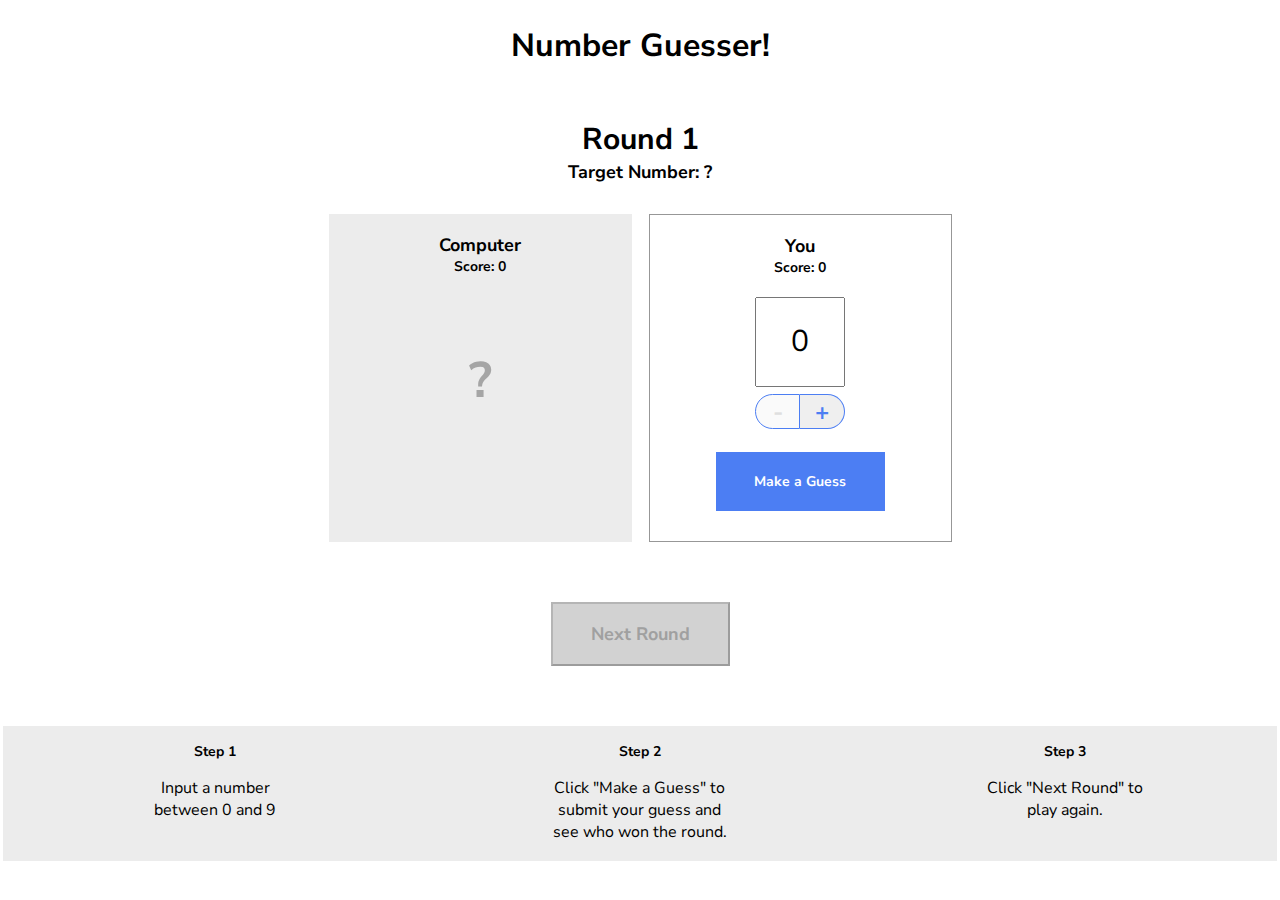
<file: Markup/number-guesser-solution/index.html>
<!doctype html>

<html>
  <head>
    <title>Number Guesser</title>
    <link href="https://fonts.googleapis.com/css?family=Nunito+Sans:400,700" rel="stylesheet">
    <link rel="stylesheet" href="./style.css">
  </head>
  <body>
    <div class="game-container">
      <header>
        <h1>Number Guesser!</h1>
      </header>
      
      <div class="rounds">
        <p class="round-label">Round <span id="round-number">1</span></p>
        <p class="guess-label">Target Number: <span id="target-number">?</span></p>
      </div>

      <div class="guessing-area">
        <div class="guess computer-guess">
          <div class="guess-title">
            <p class="guess-label">Computer</p>
            <p class="score-label">Score: <span id="computer-score">0</span></p>
          </div>
          <p id="computer-guess">?</p>
          <p class="winning-text" id="computer-wins"></p>
        </div>
        <div class="guess human-guess">
          <div class="guess-title">
            <p class="guess-label">You</p>
            <p class="score-label">Score: <span id="human-score">0</span></p>
          </div>
          <input type="number" id="human-guess" min=0 max=9 value=0>
          <div class="number-controls">
            <button class="number-control left" id="subtract" disabled>-</button>
            <button class="number-control right" id="add">+</button>
          </div>
          <button class="button" id="guess">Make a Guess</button>
        </div>
      </div>

      <div class="next-round-container">
        <button class="button" id="next-round" disabled>Next Round</button>
      </div>

    </div>
    
    <div class="instructions">
      <div class="instruction">
        <h3>Step 1</h3>
        <p>Input a number between 0 and 9</p>
      </div>
      <div class="instruction">
        <h3>Step 2</h3>
        <p>Click "Make a Guess" to submit your guess and see who won the round.</p>
      </div>
      <div class="instruction">
        <h3>Step 3</h3>
        <p>Click "Next Round" to play again.</p>
      </div>
    </div>

    <script src="./script.js"></script>
    <script src="./game.js"></script>
  </body>
</html>
</file>
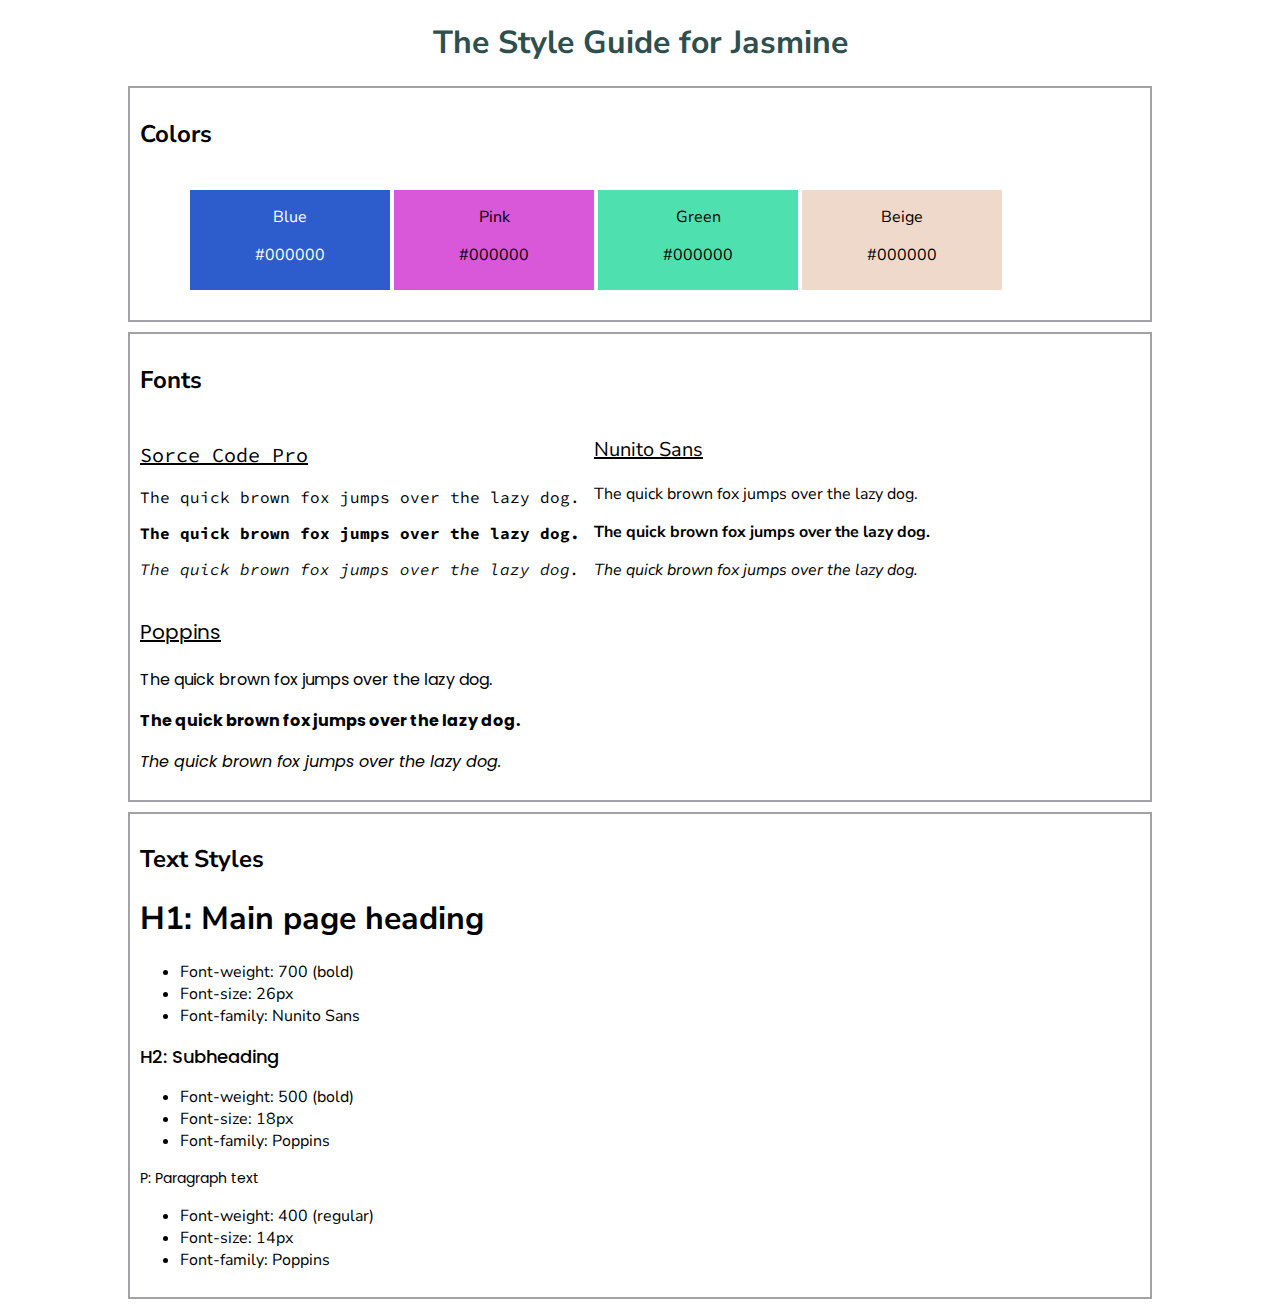
<file: Markup/starting-css/index.html>
<!DOCTYPE html>
<html lang="ko">
<head>
    <meta charset="UTF-8">
    <meta name="viewport" content="width=device-width, initial-scale=1.0">
    <title>The style guide for Jasmine</title>
    <link rel="stylesheet" href="./styles.css" type="text/css">
    <link href="https://fonts.googleapis.com/css?family=Source+Code+Pro:400,700&display=swap" rel="stylesheet">
    <link href="https://fonts.googleapis.com/css?family=Nunito+Sans:400,400i,700&display=swap" rel="stylesheet">
    <link href="https://fonts.googleapis.com/css?family=Poppins:400,500,700&display=swap" rel="stylesheet">
</head>
<body>
    <h1 id="h1">The Style Guide for Jasmine</h1>
    <div class="box">
        <h2>Colors</h2>
        <div class="color-box">
            <div class="color-chip blue">
                <p class="color-label">Blue</p>
                <p class="color-hex">#000000</p>
            </div>
            <div class="color-chip pink">
                <p class="color-label">Pink</p>
                <p class="color-hex">#000000</p>
            </div>
            <div class="color-chip green">
                <p class="color-label">Green</p>
                <p class="color-hex">#000000</p>
            </div>
            <div class="color-chip beige">
                <p class="color-label">Beige</p>
                <p class="color-hex">#000000</p>
            </div>
        </div>
    </div>
    <div class="box">
        <h2>Fonts</h2>
        <div class="font-panel">
            <p class="font-label source-code-pro">Sorce Code Pro</p>
            <p class="regular source-code-pro">The quick brown fox jumps over the lazy dog.</p>
            <p class="bold source-code-pro">The quick brown fox jumps over the lazy dog.</p>
            <p class="italic source-code-pro">The quick brown fox jumps over the lazy dog.</p>
        </div>
        <div class="font-panel">
            <p class="font-label nunito-sans">Nunito Sans</p>
            <p class="regular nunito-sans">The quick brown fox jumps over the lazy dog.</p>
            <p class="bold nunito-sans">The quick brown fox jumps over the lazy dog.</p>
            <p class="italic nunito-sans">The quick brown fox jumps over the lazy dog.</p>
        </div>
        <div class="font-panel">
            <p class="font-label poppins">Poppins</p>
            <p class="regular poppins">The quick brown fox jumps over the lazy dog.</p>
            <p class="bold poppins">The quick brown fox jumps over the lazy dog.</p>
            <p class="italic poppins">The quick brown fox jumps over the lazy dog.</p>
        </div>
    </div>
    <div class="box">
        <h2>Text Styles</h2>
        <div class="text-panel">
            <h1>H1: Main page heading</h1>
            <ul>
                <li>Font-weight: 700 (bold)</li>
                <li>Font-size: 26px</li>
                <li>Font-family: Nunito Sans</li>
            </ul>
        </div>
        <div class="text-panel">
            <h2>H2: Subheading</h2>
            <ul>
                <li>Font-weight: 500 (bold)</li>
                <li>Font-size: 18px</li>
                <li>Font-family: Poppins</li>
            </ul>
        </div>
        <div class="text-panel">
            <p class="text-panel">P: Paragraph text</p>
            <ul>
                <li>Font-weight: 400 (regular)</li>
                <li>Font-size: 14px</li>
                <li>Font-family: Poppins</li>
            </ul>
        </div>
    </div>
</body>
</html>
</file>
<file: Markup/number-guesser-solution/style.css>
* {
  font-family: 'Nunito Sans';
  box-sizing: border-box;
}

body {
  margin: 0 auto;
  padding: 3px;
  background-color: #fff;
}

.game-container {
  max-width: 640px;
  margin: 0 auto;
  text-align: center;
}

header {
  display: flex;
  justify-content: center
}

.rounds {
  display: flex;
  flex-direction: column;
  align-items: center;
  margin-bottom: 30px;
}

.round-label {
  font-size: 30px;
  font-weight: 700;
  margin-bottom: 0px;
}

.guess {
  min-width: 303px;
  height: 328px;
  display: flex;
  flex-direction: column;
  align-items: center;
  padding: 19px;
}

.guessing-area {
  display: flex;
  justify-content: space-around;
  align-items: flex-start;
  margin-bottom: 60px;
}

.guess-title {
  display: flex;
  flex-direction: column;
  align-items: center;
  justify-content: flex-start;
  margin-bottom: 20px;
}

.guess-label {
  font-size: 18px;
  font-weight: 700;
  margin: 0;
}

.score-label {
  font-size: 14px;
  font-weight: 700;
  margin: 0;
}

.target-guess {
  display: flex;
  flex-direction: column;
  align-items: center;
  justify-content: flex-start;
}

.computer-guess {
  background-color: #ececec;
}

#computer-guess {
  font-size: 50px;
  font-weight: 700;
  color: #a5a5a5;
}

.human-guess {
  border: 1px solid #979797;
}

.guess input {
  height: 90px;
  width: 90px;
  font-size: 30px;
  text-align: center;
  margin: 0 auto;
  margin-bottom: 7px;
}

.number-controls {
  font-size: 0;
  margin-bottom: 23px;
}

.number-control {
  border: solid 1px #4c7ef3;
  display: inline-block;
  width: 45px;
  height: 35px;
  font-size: 24px;
  font-weight: 700;
  color: #4c7ef3;
  cursor: pointer;
}

.number-controls button[disabled] {
  color: #dfdfdf;
  cursor: default;
}

.left {
  border-top-left-radius: 22.5px;
  border-bottom-left-radius: 22.5px;
}

.right {
  border-top-right-radius: 22.5px;
  border-bottom-right-radius: 22.5px;
  border-left-width: 0px;
}

.controls {
  display: flex;
  justify-content: space-around;
}

.button {
  background-color: #4c7ef3;
  color: #fff;
  cursor: pointer;
}

#guess {
  padding: 20px;
  width: 169px;
  height: 59px;
  border: none;
  font-weight: 700;
  font-size: 14px;
}

input[type=number]::-webkit-inner-spin-button {
  -webkit-appearance: none;
}

#next-round {
  width: 179px;
  height: 64px;
  font-size: 18px;
  font-weight: bold;
  margin-left: auto;
  margin-right: auto;
  margin-bottom: 60px;
}
  
.button[disabled] {
  background-color: #d2d2d2;
  color: #a0a0a0;
  cursor: default;
}

.instructions {
  background-color: #ececec;
  width: 100%;
  display: flex;
  justify-content: space-around;
}

.instruction {
  width: 180px;
  padding: 2px;
  text-align: center;
}

.instructions h3 {
  font-size: 14px;
}


.winning-text, .winning-text[disabled] {
  color: #ec3636;
  font-weight: 700;
}
</file>
<file: Markup/starting-css/styles.css>
#h1 {
    color: darkslategray;
    text-align: center;
}

body {
    font-family: 'Nunito Sans', sans-serif;
    margin: 0 10%;
}
  
.box {
    border: 2px solid #a2a2a6;
    padding: 10px;
    margin: 10px auto;
}
  
.color-box {
    width: 100%;
    padding-left: 50px;
}
  
.color-chip {
    display: inline-block;
    width: 20%;
    text-align: center;
    margin: 20px auto;
    min-height: 100px;
}
  
.blue {
    background-color: #2d5dcc;
    color: #fff;
}
  
.pink {
    background-color: #d957d9;
    color: #000;
}
  
.green {
    background-color: #4fe0b0;
  }
  
.beige {
    background-color: #efd9ca;
}
  
.font-panel {
    width: 45%;
    display: inline-block;
}
  
.font-label {
    font-size: 20px;
    text-decoration: underline;
}
  
.regular {
    font-style: normal;
}
  
.italic {
    font-style: italic;
}
  
.bold {
    font-weight: 700;
}
  
.nunito-sans {
    font-family: 'Nunito Sans', sans-serif;
}
  
.source-code-pro {
    font-family: 'Source Code Pro', monospace;
}
  
.poppins {
    font-family: 'Poppins', sans-serif;
}
  
.text-panel h1 {
    font-weight: 700;
    font-size: 32px;
    font-family: 'Nunito Sans', sans-serif;
}
  
.text-panel h2 {
    font-weight: 500;
    font-size: 18px;
    font-family: 'Poppins', sans-serif;
}
  
.text-panel p {
    font-weight: 400;
    font-size: 14px;
    font-family: 'Poppins', sans-serif;
}
</file>
